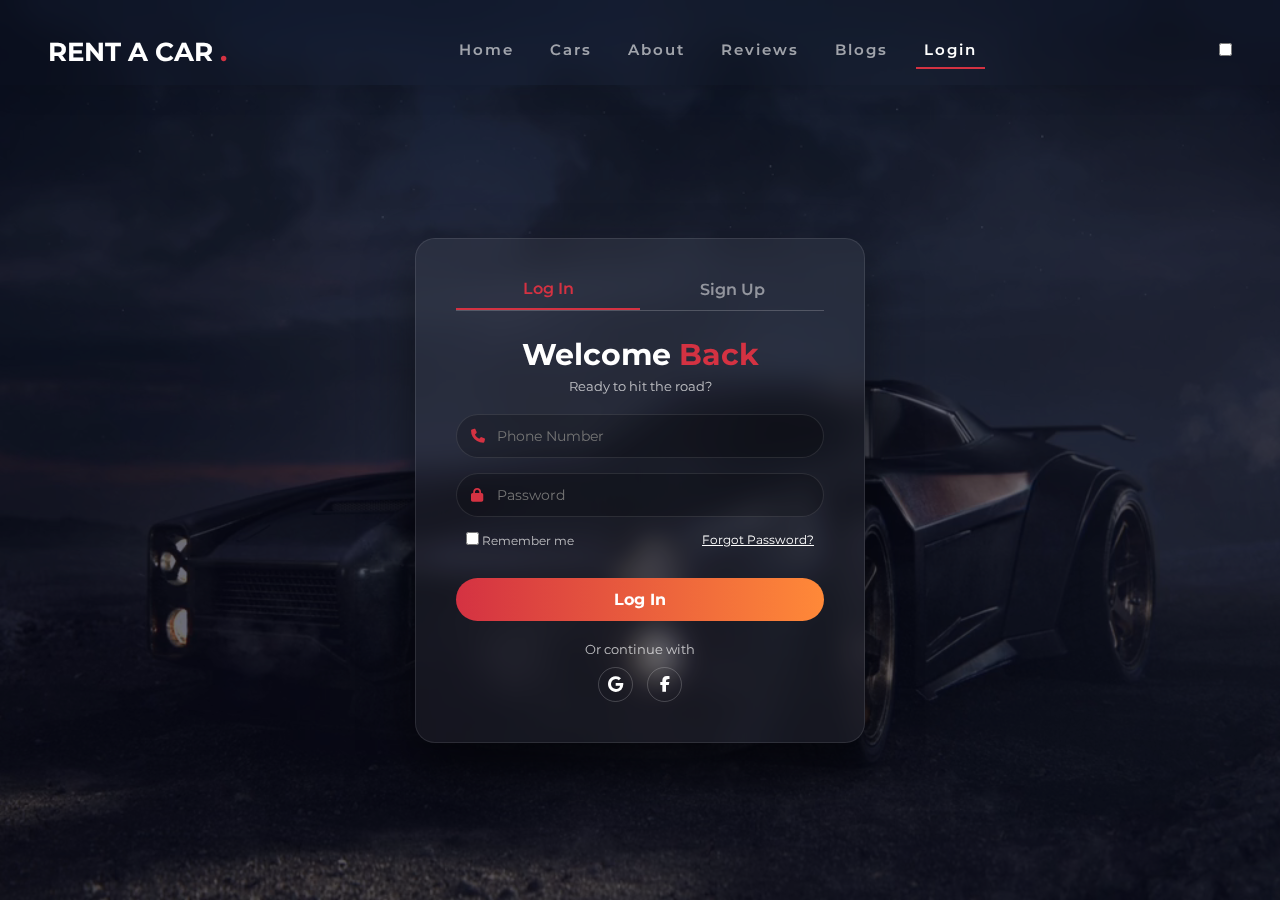
<file: login.html>
<!DOCTYPE html>
<html lang="en">
<head>
    <meta charset="UTF-8">
    <meta name="viewport" content="width=device-width, initial-scale=1.0">
    
    <link rel="stylesheet" href="styles/style.css">
    <link rel="stylesheet" href="styles/login-style.css">
    <link rel="stylesheet" href="https://cdnjs.cloudflare.com/ajax/libs/font-awesome/6.5.1/css/all.min.css" />
    
    <title>Rent a Car - Login</title>
</head>
<body>

    <div class="header login-header">
        <div class="navbar">
            <div class="logo"><a href="index.html">Rent a Car <span>.</span></a></div>
            
            <div class="hamburger" onclick="toggleMenu()">
                <i class="fa-solid fa-bars"></i>
            </div>

            <div class="menu" id="navMenu">
                <ul>
                    <li><a href="index.html">Home</a></li>
                    <li><a href="cars.html">Cars</a></li>
                    <li><a href="about.html">About</a></li>
                    <li><a href="review.html">Reviews</a></li>
                    <li><a href="blog.html">Blogs</a></li>
                    <li><a href="login.html" class="active">Login</a></li>
                </ul>
            </div>
            
            <div class="socialmedia">
                <ul>
                    <li style="display: flex; align-items: center; margin-left: 10px;">
                        <label class="switch">
                            <input type="checkbox" onclick="togglePinkMode()">
                            <span class="slider round"></span>
                        </label>
                    </li>
                </ul>
            </div>
        </div>
    </div>

    <div class="video-bg">
        <video autoplay muted loop playsinline>
            <source src="assets/loginbg.mp4" type="video/mp4">
        </video>
        <div class="video-overlay"></div>
    </div>

    <div class="glass-container">
        
        <div class="form-toggle">
            <button id="loginBtn" class="active" onclick="showLogin()">Log In</button>
            <button id="signupBtn" onclick="showSignup()">Sign Up</button>
        </div>

        <form id="loginForm" class="user-form">
            <h2>Welcome <span>Back</span></h2>
            <p>Ready to hit the road?</p>
            
            <div class="input-box">
                <i class="fa-solid fa-phone"></i>
                <input type="tel" id="loginPhone" placeholder="Phone Number" required>
            </div>
            
            <div class="input-box">
                <i class="fa-solid fa-lock"></i>
                <input type="password" id="loginPass" placeholder="Password" required>
            </div>

            <div class="options">
                <label><input type="checkbox"> Remember me</label>
                <a href="#">Forgot Password?</a>
            </div>

            <button type="submit" class="submit-btn">Log In</button>
            
            <div class="social-login">
                <p>Or continue with</p>
                <div class="social-icons">
                    <a href="#"><i class="fa-brands fa-google"></i></a>
                    <a href="#"><i class="fa-brands fa-facebook-f"></i></a>
                </div>
            </div>
        </form>

        <form id="signupForm" class="user-form scrollable-form" style="display: none;">
            <h2>Join the <span>Club</span></h2>
            <p>Details as per CNIC.</p>
            
            <div class="input-row">
                <div class="input-box">
                    <input type="text" id="fname" placeholder="First Name" style="padding-left: 15px; text-align: center;" required>
                </div>
                <div class="input-box">
                    <input type="text" id="lname" placeholder="Last Name" style="padding-left: 15px; text-align: center;" required>
                </div>
            </div>

            <div class="input-box">
                <i class="fa-solid fa-id-card"></i>
                <input type="text" id="cnic" placeholder="CNIC (e.g. 35202-1234567-1)" required>
            </div>

            <div class="input-row">
                <div class="input-box">
                    <select id="gender" required style="padding-left: 15px; text-align: center;">
                        <option value="" disabled selected>Gender</option>
                        <option value="Male">Male</option>
                        <option value="Female">Female</option>
                        <option value="Other">Other</option>
                    </select>
                </div>
                <div class="input-box">
                    <input type="text" id="city" placeholder="City" style="padding-left: 15px; text-align: center;" required>
                </div>
            </div>

            <div class="input-box">
                <i class="fa-solid fa-map-location-dot"></i>
                <input type="text" id="address" placeholder="Complete Address" required>
            </div>

            <div class="input-box">
                <i class="fa-solid fa-phone"></i>
                <input type="tel" id="signupPhone" placeholder="Phone Number" required>
            </div>

            <div class="input-box">
                <i class="fa-solid fa-envelope"></i>
                <input type="email" id="signupEmail" placeholder="Email Address" required>
            </div>
            
            <div class="input-box">
                <i class="fa-solid fa-lock"></i>
                <input type="password" id="signupPass" placeholder="Create Password" required>
            </div>

            <button type="submit" class="submit-btn">Register Account</button>
        </form>

    </div>

    <script src="script.js"></script>
    <script>

        // 3. Toggle Login/Signup
        var loginForm = document.getElementById("loginForm");
        var signupForm = document.getElementById("signupForm");
        var loginBtn = document.getElementById("loginBtn");
        var signupBtn = document.getElementById("signupBtn");

        function showLogin() {
            loginForm.style.display = "block";
            signupForm.style.display = "none";
            loginBtn.classList.add("active");
            signupBtn.classList.remove("active");
        }

        function showSignup() {
            loginForm.style.display = "none";
            signupForm.style.display = "block";
            loginBtn.classList.remove("active");
            signupBtn.classList.add("active");
        }

        // 4. Simulate Login
        document.getElementById("loginForm").addEventListener("submit", function(event){
            event.preventDefault(); 
            var phone = document.getElementById("loginPhone").value;
            var pass = document.getElementById("loginPass").value;

            if(phone && pass) {
                alert("Login Successful!");
                window.location.href = "index.html"; 
            } else {
                alert("Please fill in all fields.");
            }
        });

        // 5. Simulate Signup
        document.getElementById("signupForm").addEventListener("submit", function(event){
            event.preventDefault(); 
            var fname = document.getElementById("fname").value;
            var cnic = document.getElementById("cnic").value;
            
            if(fname && cnic) {
                alert("Account created for " + fname);
                showLogin();
            } else {
                alert("Please fill in all fields.");
            }
        });
    </script>
</body>
</html>
</file>
<file: styles/style.css>
@import url('https://fonts.googleapis.com/css2?family=Montserrat:ital,wght@0,100..900;1,100..900&display=swap');

:root {
    /* We removed the colors from here because they are now in theme.css.
       We only keep static brand colors that don't change. */
    --secondary-color: #ed1329;
    --tertiary-color: #ff8938;
}

* {
    margin: 0;
    padding: 0;
    box-sizing: border-box;
    font-family: "Montserrat", sans-serif;
}

html {
    font-size: 16px;
    overflow-x: hidden;
    scroll-behavior: smooth;
}

body {
    overflow-x: hidden;
    width: 100%;
    min-height: 100vh; 
    /* CHANGED: Uses variable for theme switching */
    background-color: var(--background-color);
    transition: background-color 0.4s ease;
}

a, a:hover {
    text-decoration: none;
    /* CHANGED: Uses variable */
    color: var(--primary-color);
}

ul {
    list-style: none;
}

li {
    display: inline-block;
}

/* ___Header Section___ */
.header {
    width: 100%;
    min-height: 100vh;
    height: auto;
    
    /* ___IMPORTANT UPDATE___ 
       Added var(--hero-overlay). 
       In Default/Dark mode, this is transparent (no change).
       In Light mode, it adds a white haze so text is visible. */
    background: var(--hero-overlay), url(../assets/bg1.png);
    
    background-size: cover;
    background-repeat: no-repeat;
    background-position: center center;
    position: relative;
    display: flex;     
    flex-direction: column;
}

.header > .navbar {
    height: auto;
    min-height: 80px;
    width: 100%;
    max-width: 100%;
    /* CHANGED: Uses variable */
    color: var(--primary-color);
    display: flex;
    justify-content: space-between;
    align-items: center;
    padding: 2rem 3rem 1rem;
    position: relative;
    gap: 1rem;

    /* ___Glassmorphism___ */
    /* CHANGED: Uses variable for light mode support */
    background: var(--nav-bg); 
    
    backdrop-filter: blur(15px);
    -webkit-backdrop-filter: blur(15px);
    /* CHANGED: Uses variable */
    border-bottom: 1px solid var(--border-color);
    box-shadow: 0 4px 30px rgba(0, 0, 0, 0.1);
    z-index: 1000;
    transition: background-color 0.4s ease;
}

.header > .navbar > .logo {
    margin-left: 0;
    flex-shrink: 0;
}

.header > .navbar > .logo > a {
    font-size: clamp(20px, 2vw, 30px);
    font-weight: 700;
    text-transform: uppercase;
}

.header > .navbar > .logo span {
    font-size: clamp(24px, 2.2vw, 35px);
    color: var(--secondary-color);
}

/* ___Menu___ */
.header > .navbar > .menu {
    display: flex;
    align-items: center;
    justify-content: center;
}

.header > .navbar > .menu > ul > li {
    margin: 0 0.5rem;
}

.header > .navbar > .menu > ul > li > a {
    font-size: clamp(14px, 1.2vw, 19px);
    letter-spacing: 2px;
    padding: 0.5rem;
    border-radius: 5px;
    text-transform: capitalize;
    transition: all 1s;
    opacity: 0.6;
    font-weight: 600;
    display: inline-block;
    position: relative;
}

.navbar .wrapper{
    display: flex;
}

.header > .navbar > .menu > ul > li > a.active,
.header > .navbar > .menu > ul > li > a:hover {
    border-bottom: 2px solid var(--secondary-color);
    border-radius: 0;
    opacity: 1;
}

.header > .navbar > .menu > ul > li > a > span {
    position: absolute;
    top: -0.5rem;
    left: -0.2rem;
    color: var(--secondary-color);
    font-size: clamp(50px, 5vw, 75px);
}

/* ___Hamburger Icon___ */
.hamburger {
    display: none; /* Hidden on Desktop */
    cursor: pointer;
    font-size: 24px;
    /* CHANGED: Uses variable */
    color: var(--primary-color);
    padding: 5px;
    z-index: 1001; 
}

.header > .navbar > .wrapper > .socialmedia {
    flex-shrink: 0;
}

.header > .navbar > .wrapper > .socialmedia > ul {
    margin: 0;
    display: flex;
}

.header > .navbar > .wrapper > .socialmedia > ul > li > a > i {
    width: 30px;
    height: 30px;
    margin-right: 5px;
    line-height: 30px;
    border-radius: 50px;
    text-align: center;
    align-items: center;
    font-size: 20px;
    /* CHANGED: Uses variable */
    background-color: var(--social-bg);
    transition: all 0.3s ease-in-out;
    /* CHANGED: Uses variable */
    color: var(--primary-color);
}

/*____Hover effects____*/
.header > .navbar > .wrapper > .socialmedia > ul > li > a > i.fa-facebook-f:hover { background: rgb(0, 81, 255); color: white; transform: translateY(-2px); }
.header > .navbar > .wrapper > .socialmedia > ul > li > a > i.fa-whatsapp:hover { background: rgb(0, 166, 58); color: white; transform: translateY(-2px); }
.header > .navbar > .wrapper > .socialmedia > ul > li > a > i.fa-instagram:hover { background: linear-gradient(45deg, #feda75, #fa7e1e, #d62976, #962fbf, #4f5bd5); color: white; transform: translateY(-2px); }

/* ___HERO SECTION FIXED FOR RESPONSIVENESS___ */

.hero {
    width: 100%;
    max-width: 100%;
    padding: 2rem 0;
    flex: 1; 
    display: flex;
    align-items: center;
}

.hero > .row {
    width: 100%;
    max-width: 1400px;
    display: flex;
    align-items: center;
    justify-content: space-between;
    padding: 2rem 3rem;
    margin: 0 auto;
    gap: 3rem;
    flex-wrap: wrap; 
}

.hero > .row > .leftsection {
    flex: 1 1 500px; 
    width: 100%;     
    margin: 0;
    min-width: 300px;
}

@media (max-width: 992px) {
    .hero > .row {
        justify-content: center;
        text-align: center;
    }
    .hero > .row > .leftsection {
        display: flex;
        flex-direction: column;
        align-items: center;
    }
    .hero .info {
        justify-content: center;
    }
}

.hero > .row > .leftsection > .content > h2 {
    letter-spacing: 0.3rem;
    font-size: clamp(40px, 6vw, 100px);
    font-weight: 900;
    /* CHANGED: Uses variable */
    color: var(--primary-color);
    text-transform: capitalize;
    line-height: 1.1;
}

.hero > .row > .leftsection > .content > h2 > span {
    letter-spacing: 0.5rem;
    color: var(--secondary-color);
}

.hero > .row > .leftsection > .content > p {
    margin: 1.5rem 0;
    /* CHANGED: Uses variable */
    color: var(--primary-color);
    line-height: 1.6;
    font-size: clamp(13px, 1vw, 16px);
    max-width: 90%;
}

/* ___3D Button Container___ */
.btn-container {
    padding: 3px;
    background: linear-gradient(180deg, rgb(253, 30, 1), rgb(180, 20, 0));
    border-radius: 10px;
    transform: perspective(850px) rotateX(14deg) rotateY(8deg) rotateZ(-11deg);
    box-shadow:
        -4px 4px 0px #8b0000,
        -5px 7px 8px rgba(139, 0, 0, 0.5),
        -10px 13px 18px rgba(139, 0, 0, 0.3),
        -20px 20px 40px rgba(139, 0, 0, 0.6);
    position: relative;
    transition: all 0.4s ease;
    display: inline-block;
    margin-top: 2rem;
}

.btn-container:hover {
    transform: rotateX(0deg) rotateY(0deg) rotateZ(0deg);
    box-shadow:
        0px 4px 5px #8b0000,
        0px 7px 8px rgba(139, 0, 0, 0.5),
        0px 13px 18px rgba(139, 0, 0, 0.3),
        0px 20px 40px rgba(139, 0, 0, 0.6);
}

/* ___The Actual Button___ */
.glowing-button {
    color: white; /* Button text always white, even in light mode */
    cursor: pointer;
    display: flex;
    align-items: center;
    justify-content: center;
    gap: 10px;
    padding: 15px 40px;
    font-size: 1.8rem;
    font-weight: 700;
    border-radius: 10px;
    border: none;
    text-decoration: none;
    background: linear-gradient(90deg, rgb(255, 0, 0), rgb(248, 112, 1), rgb(253, 30, 1));
    background-size: 200% 200%;
    animation: rgb-light 3s linear infinite alternate;
    box-shadow: inset 0px -6px 10px rgba(0, 0, 0, 0.3);
    text-shadow: 1px 1px 2px rgba(0,0,0,0.5);
    transition: all 0.3s ease;
}

@keyframes rgb-light {
    0% { background-position: 0% 50%; }
    100% { background-position: 100% 50%; }
}

.glowing-button:hover {
    filter: brightness(1.1);
    box-shadow:
        inset 0px -10px 20px rgba(0, 0, 0, 0.4),
        0px 8px 15px rgba(255, 69, 0, 0.4);
    transform: translateY(-2px);
    color: white;
}

.arrow {
    font-size: 18px;
    display: inline-block;
    transition: transform 0.3s ease;
}

.glowing-button:hover .arrow {
    transform: translateX(5px);
}

.hero .info {
    width: 100%;
    display: flex;
    margin-top: 4rem;
    gap: 2rem;
}

.hero .info .production {
    line-height: 1.2;
}

.hero .info .production h2 {
    margin-top: 0.8rem;
    font-size: clamp(16px, 1.2vw, 20px);
    letter-spacing: 1px;
    /* CHANGED: Uses variable */
    color: var(--primary-color);
}

.hero .info .production p {
    padding-right: 0;
    letter-spacing: 1px;
    /* CHANGED: Uses variable */
    color: var(--primary-color);
    font-size: clamp(13px, 1vw, 16px);
}

/* ___RIGHT SECTION FIX___ */
.hero .rightsection {
    flex: 1 1 500px; 
    width: 100%;
    max-width: 950px;
    position: relative;
    display: flex;
    align-items: center;
    justify-content: center;
    min-width: 300px;
}

.hero .rightsection .my-car {
    width: 100%;
    max-width: 100%;
}

.hero .rightsection img {
    width: 100%;
    max-width: 100%;
    height: auto;
    aspect-ratio: 16/9;
    object-fit: contain;
    display: block;
    margin: 0 auto;
}

/* ___Location Section Styles___ */
.location-section {
    width: 100%;
    padding: 3rem 3rem 5rem;
    /* CHANGED: Uses variable */
    background: var(--location-gradient);
}

.location-section .section-title {
    text-align: center;
    margin-bottom: 3rem;
    /* CHANGED: Uses variable */
    color: var(--primary-color);
}

.location-section .section-title h2 {
    font-size: clamp(30px, 4vw, 50px);
    font-weight: 800;
    text-transform: uppercase;
}

.location-section .section-title h2 span { color: var(--secondary-color); }
.location-section .section-title p { opacity: 0.8; margin-top: 10px; }

.location-container {
    display: flex;
    flex-wrap: wrap;
    gap: 2rem;
    max-width: 1200px;
    margin: 0 auto;
    /* CHANGED: Uses variable */
    background: var(--glass-card-bg);
    backdrop-filter: blur(10px);
    /* CHANGED: Uses variable */
    border: 1px solid var(--border-color);
    border-radius: 20px;
    overflow: hidden;
    padding: 2rem;
}

.map-frame {
    flex: 2;
    min-width: 300px;
    height: 400px;
    border-radius: 15px;
    overflow: hidden;
    box-shadow: 0 5px 15px rgba(0,0,0,0.3);
}

.location-details {
    flex: 1;
    min-width: 250px;
    display: flex;
    flex-direction: column;
    justify-content: center;
    gap: 2rem;
}

.detail-box {
    display: flex;
    flex-direction: column;
    align-items: flex-start;
    padding: 1.5rem;
    /* CHANGED: Uses variable */
    background: var(--detail-box-bg);
    border-radius: 10px;
    transition: 0.3s;
}

.detail-box:hover { background: rgba(255,255,255,0.1); transform: translateX(5px); }

.detail-box i {
    font-size: 24px;
    color: var(--secondary-color);
    margin-bottom: 10px;
}

.detail-box h3 {
    /* CHANGED: Uses variable */
    color: var(--primary-color);
    font-size: 18px;
    margin-bottom: 5px;
}

.detail-box p {
    /* CHANGED: Uses variable */
    color: var(--primary-color);
    opacity: 0.8;
    font-size: 14px;
}

/* ___FOOTER STYLES___ */
.footer {
    width: 100%;
    padding: 80px 0 0;
    font-family: "Montserrat", sans-serif;
    /* CHANGED: Uses variable */
    background-color: var(--footer-bg);
    /* CHANGED: Uses variable */
    color: var(--primary-color);
    position: relative;
    border-top: 4px solid var(--secondary-color);
    transition: background-color 0.4s ease;
}

.footer-container {
    max-width: 1200px;
    margin: auto;
    padding: 0 40px;
    display: grid;
    grid-template-columns: 1.5fr 1fr 1fr 1.2fr; 
    gap: 40px;
}

/* ___Column Headings___ */
.footer-col h3 {
    font-size: 18px;
    /* CHANGED: Uses variable */
    color: var(--primary-color);
    text-transform: uppercase;
    margin-bottom: 25px;
    font-weight: 700;
    position: relative;
    display: inline-block;
}

.footer-col h3::after {
    content: '';
    display: block;
    width: 40px;
    height: 3px;
    background: var(--secondary-color);
    margin-top: 8px;
    border-radius: 2px;
}

/* ___Paragraphs___ */
.footer-col p {
    /* CHANGED: Uses variable */
    color: var(--text-muted);
    line-height: 1.8;
    font-size: 14px;
    font-weight: 500;
    margin-bottom: 20px;
}

/* ___Logo Styling___ */
.footer-logo a {
    font-size: 28px;
    font-weight: 800;
    /* CHANGED: Uses variable */
    color: var(--primary-color);
    text-transform: uppercase;
    text-decoration: none;
    display: block;
    margin-bottom: 15px;
}
.footer-logo span {
    color: var(--secondary-color);
    font-size: 40px;
}

/* ___Social Icons___ */
.footer-social-icons {
    display: flex;
    gap: 12px;
}
.footer-social-icons a {
    width: 40px;
    height: 40px;
    background: rgb(149 146 146 / 28%);
    display: flex;
    justify-content: center;
    align-items: center;
    /* CHANGED: Uses variable */
    color: var(--primary-color);
    border-radius: 5px;
    transition: 0.3s;
    font-size: 16px;
}
.footer-social-icons a:hover {
    background: var(--secondary-color);
    transform: translateY(-3px);
    color: white;
}

/* ___Quick Links___ */
.footer-links li, .contact-info li {
    margin-bottom: 12px;
    display: block;
}
.footer-links li a {
    /* CHANGED: Uses variable */
    color: var(--text-muted);
    text-decoration: none;
    font-size: 14px;
    transition: 0.3s;
    display: flex;
    align-items: center;
    font-weight: 500;
}
.footer-links li a::before {
    content: '\f105'; /* FontAwesome chevron right */
    font-family: "Font Awesome 6 Free";
    font-weight: 900;
    margin-right: 8px;
    color: var(--tertiary-color); 
    transition: 0.3s;
}
.footer-links li a:hover {
    /* CHANGED: Uses variable */
    color: var(--primary-color);
    padding-left: 5px;
}
.footer-links li a:hover::before {
    color: var(--secondary-color);
}

/* ___Contact Icons___ */
.contact-info li {
    /* CHANGED: Uses variable */
    color: var(--text-muted);
    font-size: 14px;
    display: flex;
    gap: 12px;
    font-weight: 500;
    align-items: flex-start;
}
.contact-info li i {
    color: var(--secondary-color); 
    margin-top: 4px;
}

/* ___Newsletter___ */
.newsletter form {
    position: relative; 
    width: 100%;
    margin-top: 20px;
    display: flex;      
}

.newsletter input {
    width: 100%;
    height: 55px;       
    padding: 0 60px 0 20px; 
    /* CHANGED: Uses variable */
    background: var(--glass-card-bg);
    /* CHANGED: Uses variable */
    border: 1px solid var(--border-color);
    /* CHANGED: Uses variable */
    color: var(--primary-color);
    border-radius: 50px; 
    outline: none;
    font-size: 14px;
    transition: 0.3s;
}

.newsletter input:focus {
    border-color: var(--tertiary-color);
    background: rgba(255, 255, 255, 0.1);
}

.newsletter button {
    position: absolute;
    right: 5px;
    top: 50%;            
    transform: translateY(-50%); 
    
    width: 45px;
    height: 45px;
    border-radius: 50%;  
    background: var(--secondary-color);
    color: var(--primary-color);
    border: none;
    cursor: pointer;
    
    display: flex;
    align-items: center;
    justify-content: center;
    
    font-size: 16px;
    transition: 0.3s ease;
    z-index: 2;
}

.newsletter button:hover {
    background: var(--tertiary-color);
    transform: translateY(-50%) scale(1.1);
}

/* ___Responsive Fix for Mobile___ */
@media (max-width: 576px) {
    .newsletter input {
        font-size: 16px; 
        height: 50px;    
    }
    .newsletter button {
        width: 40px;
        height: 40px;
    }
}
/* ___Copyright___ */
.copyright {
    /* CHANGED: Uses variable */
    background: var(--copyright-bg);
    text-align: center;
    padding: 25px 0;
    margin-top: 60px;
    /* CHANGED: Uses variable */
    border-top: 1px solid var(--border-color);
}
.copyright p {
    margin: 0;
    font-size: 13px;
    font-weight: 500;
    /* CHANGED: Uses variable */
    color: var(--text-muted);
}

/* ___Responsive___ */
@media(max-width: 992px) {
    .footer-container {
        grid-template-columns: 1fr 1fr;
        gap: 30px;
    }
}
@media(max-width: 576px) {
    .footer-container {
        grid-template-columns: 1fr;
    }
}
</file>
<file: styles/login-style.css>
/* ___Reuse Variables___ */
:root {
    --primary-color: #fff;
    --secondary-color: #d43242;
    --tertiary-color: #ff8938;
}

/* ___Body___*/
body {
    margin: 0;
    padding: 0;
    font-family: "Montserrat", sans-serif;
    color: var(--primary-color);
    min-height: 100vh;
    display: flex;
    align-items: center;
    justify-content: center;
    overflow: hidden; 
}

/* ___VIDEO BACKGROUND___ */
.video-bg {
    position: fixed;
    top: 0;
    left: 0;
    width: 100%;
    height: 100%;
    z-index: -1; 
}

.video-bg video {
    width: 100%;
    height: 100%;
    object-fit: cover;
}

.video-overlay {
    position: absolute;
    top: 0;
    left: 0;
    width: 100%;
    height: 100%;
    background: rgba(10, 10, 30, 0.6); 
    transition: background 0.3s ease;
}

/*___ NAVBAR ___*/
.header.login-header {
    position: absolute;
    top: 0;
    width: 100%;
    background: transparent !important;
    height: auto !important; 
    min-height: auto !important;
    z-index: 1000; 
}

/* ___GLASS CONTAINER (FORM)___ */
.glass-container {
    background: rgba(255, 255, 255, 0.05);
    backdrop-filter: blur(15px);
    -webkit-backdrop-filter: blur(15px);
    width: 450px;
    padding: 2.5rem;
    border-radius: 20px;
    border: 1px solid rgba(255, 255, 255, 0.1);
    box-shadow: 0 25px 50px rgba(0,0,0,0.5);
    z-index: 10; 
    margin-top: 80px; 
    /*___ Scroll Form ___*/
    max-height: 80vh;
    overflow-y: auto;
    scrollbar-width: none; 
}

/*___ Scroller hidden for chrome and edge browsers___*/
.glass-container::-webkit-scrollbar { 
    display: none; 
}

/* ___Toggle Buttons___ */
.form-toggle {
    display: flex;
    margin-bottom: 25px;
    border-bottom: 1px solid rgba(255,255,255,0.2);
}

.form-toggle button {
    flex: 1;
    background: transparent;
    border: none;
    color: rgba(255,255,255,0.5);
    font-size: 16px;
    padding-bottom: 10px;
    cursor: pointer;
    font-weight: 600;
    transition: 0.3s;
}

.form-toggle button.active {
    color: var(--secondary-color);
    border-bottom: 2px solid var(--secondary-color);
}

/* ___Input Styling___ */
.user-form h2 {
    font-size: 30px;
    margin-bottom: 5px;
    text-align: center;
}

.user-form h2 span {
    color: var(--secondary-color); 
}

.user-form p {
    font-size: 13px;
    margin-bottom: 20px;
    opacity: 0.7;
    text-align: center;
}

.input-box {
    position: relative;
    margin-bottom: 15px;
}

.input-box i {
    position: absolute;
    left: 15px;
    top: 50%;
    transform: translateY(-50%);
    color: var(--secondary-color);
    font-size: 14px;
}

.input-box input, select {
    width: 100%;
    background: rgba(0,0,0,0.2);
    border: 1px solid rgba(255,255,255,0.1);
    padding: 12px 12px 12px 40px;            /*____ Icon Space ____ */
    border-radius: 50px;
    color: white;
    outline: none;
    transition: 0.3s;
    font-size: 14px;
}

.input-box input:focus, select:focus {
    border-color: var(--secondary-color);
    background: rgba(0,0,0,0.4);
}

/*____ 2 Inputs in a Row ____ */
.input-row {
    display: flex;
    gap: 10px;
}
.input-row .input-box {
    flex: 1;
}

/*____ Dropdown Options for Gender ____ */
select option {
    background: #26284e;
    color: white;
}

.options {
    display: flex;
    justify-content: space-between;
    font-size: 12px;
    margin-bottom: 20px;
    color: rgba(255,255,255,0.7);
    padding: 0 10px;
}

.options a {
    color: white;
    text-decoration: underline;
}

.submit-btn {
    width: 100%;
    background: linear-gradient(90deg, var(--secondary-color), var(--tertiary-color));
    border: none;
    padding: 12px;
    border-radius: 50px;
    color: white;
    font-weight: 700;
    cursor: pointer;
    font-size: 16px;
    transition: 0.3s;
    margin-top: 10px;
    margin-bottom: 20px;
}

.submit-btn:hover {
    transform: scale(1.02);
    box-shadow: 0 5px 15px rgba(212, 50, 66, 0.4);
}

.social-login {
    text-align: center;
}
.social-login p {
    margin-bottom: 10px;
}

.social-icons a {
    display: inline-flex;
    justify-content: center;
    align-items: center;
    width: 35px;
    height: 35px;
    border: 1px solid rgba(255,255,255,0.2);
    border-radius: 50%;
    color: white;
    margin: 0 5px;
    transition: 0.3s;
}

.social-icons a:hover {
    background: white;
    color: #333;
}

/* ___Hamburger Icon___ */
.hamburger {
    display: none;
    cursor: pointer;
    font-size: 24px;
    color: var(--primary-color);
    z-index: 1001;
}

/* ___PINK MODE (Theme Logic)___ */
body.pink-mode .glass-container {
    background: rgba(255, 255, 255, 0.5); 
    border: 1px solid rgba(255, 255, 255, 0.8);
    box-shadow: 0 25px 50px rgba(0,0,0,0.1);
}

body.pink-mode .video-overlay {
    background: rgba(214, 51, 132, 0.3); 
}

body.pink-mode .user-form h2, 
body.pink-mode .user-form p,
body.pink-mode .form-toggle button {
    color: #26284e; 
}

body.pink-mode .form-toggle button.active {
    color: #ff1493;
    border-bottom-color: #ff1493;
}

body.pink-mode .input-box input, select {
    background: rgba(255,255,255,0.7);
    color: #333;
    border-color: #fff;
}
body.pink-mode select option { background: #ffd1dc; color: #333; }
body.pink-mode .options, body.pink-mode .options a { color: #333; }
body.pink-mode .submit-btn { background: linear-gradient(90deg, #ff69b4, #ff1493); }
body.pink-mode .hamburger { color: #26284e; }

/* ___RESPONSIVENESS (Media Queries)___ */
@media (max-width: 992px) {
    /* Navbar Layout */
    .header.login-header .navbar {
        justify-content: space-between;
        padding: 1rem 2rem;
    }

    /* Show Hamburger */
    .hamburger { display: block; }

    /* Hide Menu Logic */
    .header .navbar .menu {
        position: absolute;
        top: 100%;
        left: 0;
        width: 100%;
        background: rgba(20, 20, 40, 0.95);
        backdrop-filter: blur(20px);
        flex-direction: column;
        align-items: center;
        padding: 2rem 0;
        opacity: 0;
        transform: translateY(-20px);
        pointer-events: none;
        transition: all 0.4s ease;
        z-index: 999;
    }

    /* Pink Mode Menu */
    body.pink-mode .header .navbar .menu {
        background: rgba(255, 255, 255, 0.95);
        border-bottom: 1px solid rgba(0,0,0,0.1);
    }

    /* Active Menu */
    .header .navbar .menu.open {
        opacity: 1;
        transform: translateY(0);
        pointer-events: auto;
    }

    .header .navbar .menu ul {
        flex-direction: column;
        text-align: center;
    }

    .header .navbar .menu ul li {
        margin: 15px 0;
        display: block;
    }

    /* Keep toggle switch visible but hide other socials if crowded */
    .header .navbar .socialmedia { display: flex; }
    .header .navbar .socialmedia ul li a { display: none; } /* Hide icons */
    .header .navbar .socialmedia ul li { margin: 0; } /* Reset margin */
}

@media (max-width: 500px) {
    /* Adjust container width for phones */
    .glass-container {
        width: 90%;
        padding: 1.5rem;
        margin-top: 60px;
    }

    /* Stack input rows vertically on small screens */
    .input-row {
        flex-direction: column;
        gap: 0;
    }

    .user-form h2 { font-size: 24px; }
}
</file>
